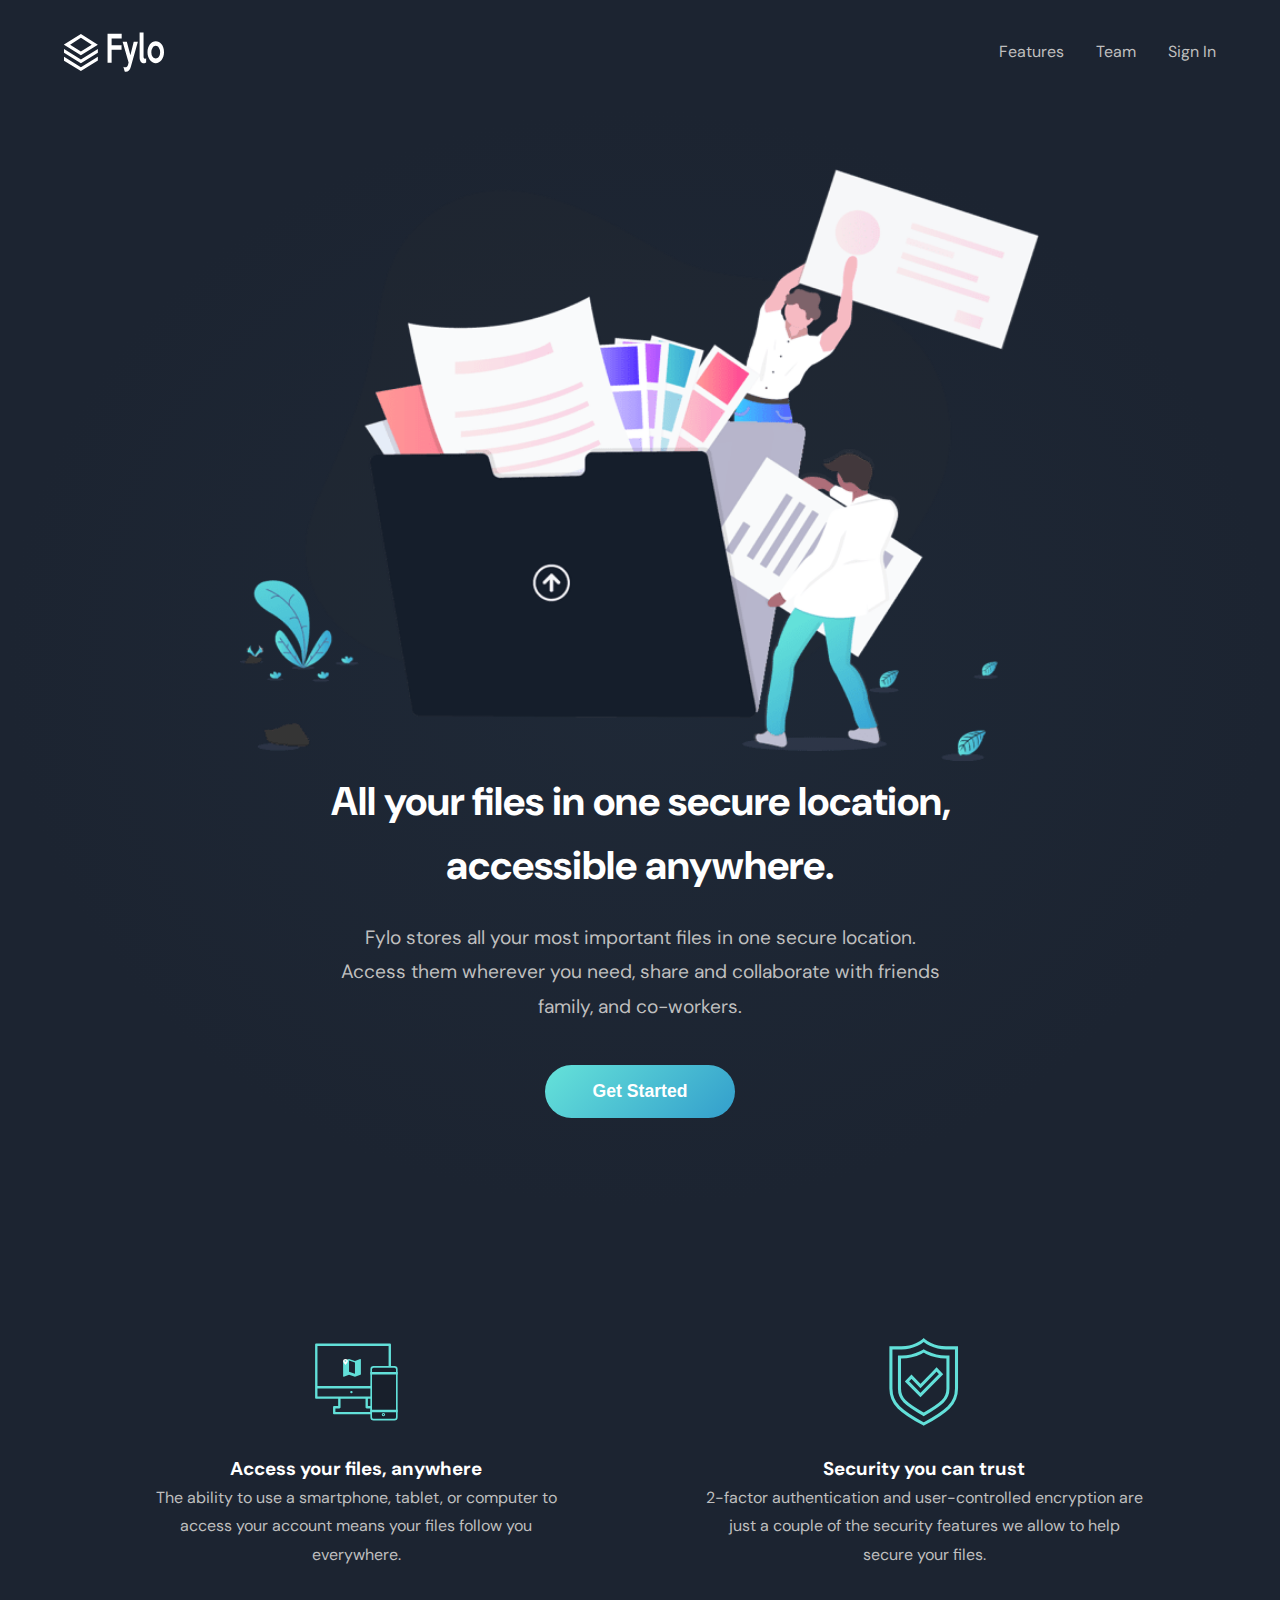
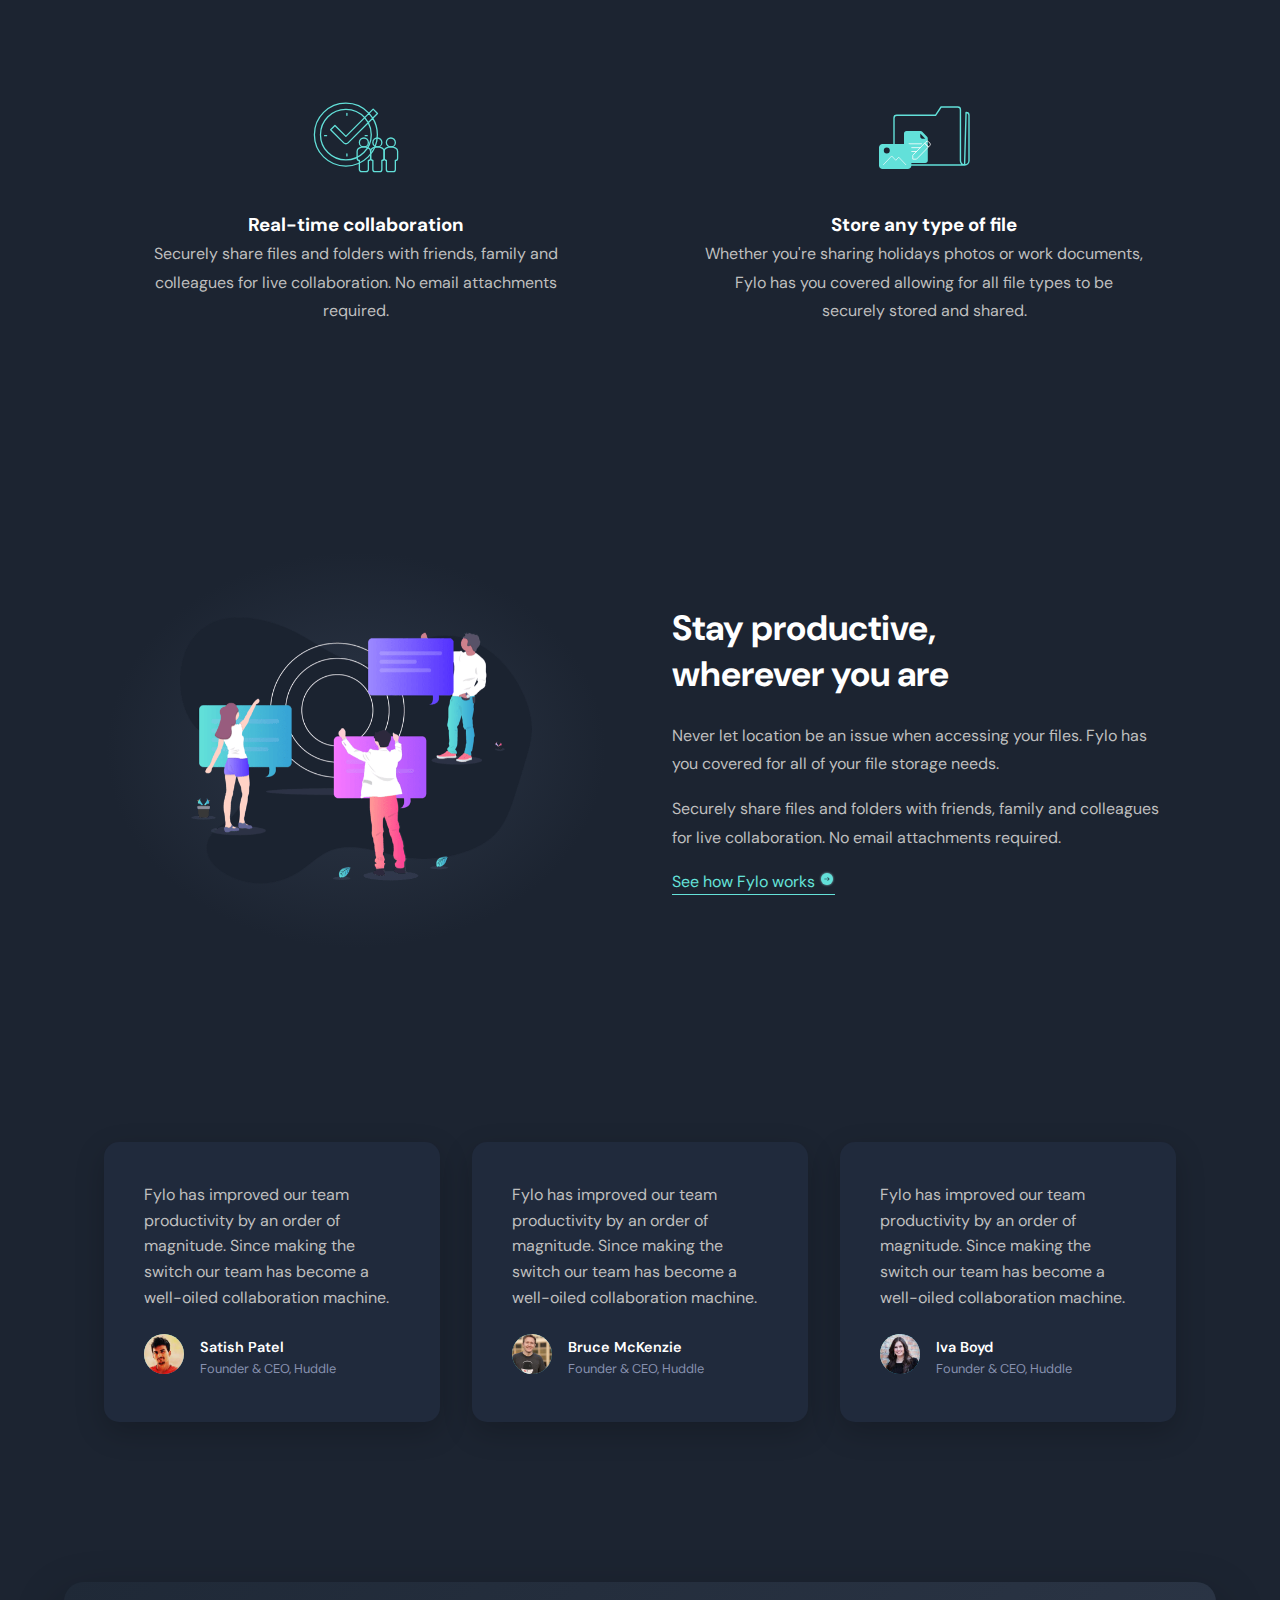
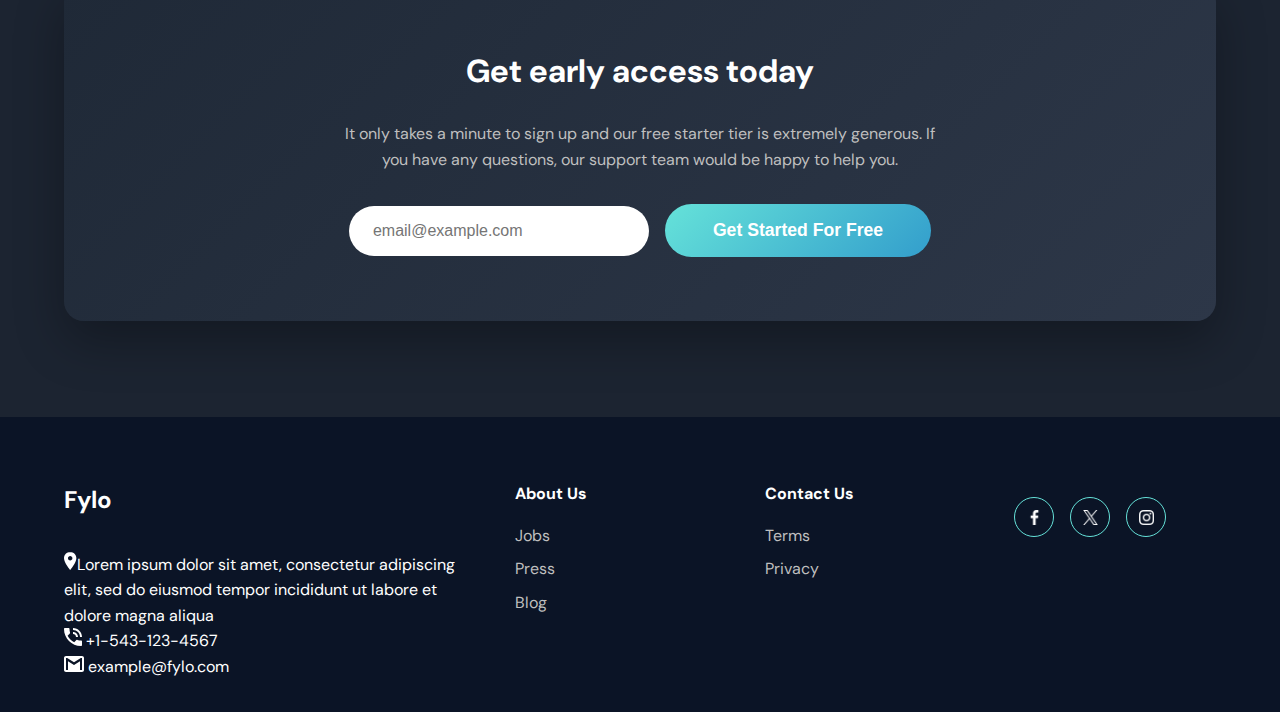
<file: index.html>
<!DOCTYPE html>
<html lang="en">
<head>
    <meta charset="UTF-8">
    <meta name="viewport" content="width=device-width, initial-scale=1.0">
    <title>Fylo - All your files in one secure location</title>
    <link rel="stylesheet" href="style.css">
</head>
<body>
    <header>
        <img src="./images/logo.svg" alt="Fylo Logo" class="logo">
        <nav>
            <a href="#">Features</a>
            <a href="#">Team</a>
            <a href="#">Sign In</a>
        </nav>
    </header>
    <main>
        <section class="hero">
            <img src="./images/illustration-intro.png" alt="Illustration of a person working on a computer" class="hero-image">
            <h1>All your files in one secure location,<br>accessible anywhere.</h1>
            <p>Fylo stores all your most important files in one secure location. Access them wherever you need, share and collaborate with friends family, and co-workers.</p>
            <button class="cta-button">Get Started</button>
        </section>
        <section class="features">
            <div class="feature">
                <div class="feature-icon">
                    <img src="./images/icon-access-anywhere.svg" alt="Access Anywhere Icon"/>
                </div>
                <h3>Access your files, anywhere</h3>
                <p>The ability to use a smartphone, tablet, or computer to access your account means your files follow you everywhere.</p>
            </div>
            <div class="feature">
                <div class="feature-icon">
                    <img src="./images/icon-security.svg" alt="Security Icon"/>
                </div>
                <h3>Security you can trust</h3>
                <p>2-factor authentication and user-controlled encryption are just a couple of the security features we allow to help secure your files.</p>
            </div>
            <div class="feature">
                <div class="feature-icon">
                    <img src="./images/icon-collaboration.svg" alt="Collaboration Icon"/>
                </div>
                <h3>Real-time collaboration</h3>
                <p>Securely share files and folders with friends, family and colleagues for live collaboration. No email attachments required.</p>
            </div>
            <div class="feature">
                <div class="feature-icon">
                    <img src="./images/icon-any-file.svg" alt="Any File Icon"/>
                </div>
                <h3>Store any type of file</h3>
                <p>Whether you're sharing holidays photos or work documents, Fylo has you covered allowing for all file types to be securely stored and shared.</p>
            </div>
        </section>
        <section class="productivity">
            <div class="productivity-illustration">
                <img src="./images/illustration-stay-productive.png" alt="Illustration of a person working on a laptop" class="productivity-image">
            </div>
            <div class="productivity-content">
                <h2>Stay productive,<br>wherever you are</h2>
                <p>Never let location be an issue when accessing your files. Fylo has you covered for all of your file storage needs.</p>
                <p>Securely share files and folders with friends, family and colleagues for live collaboration. No email attachments required.</p>
                <a href="#" class="link-button">See how Fylo works <img  src="./images/icon-arrow.svg"/></a>
            </div>
        </section>
        <section class="testimonials">
            <div class="testimonial">
                <p>Fylo has improved our team productivity by an order of magnitude. Since making the switch our team has become a well-oiled collaboration machine.</p>
                <div class="testimonial-author">
                    <div class="author-avatar">
                        <img src="./images/profile-1.jpg" alt="Avatar of Satish Patel" class="avatar">
                    </div>
                    <div class="author-info">
                        <h4>Satish Patel</h4>
                        <p>Founder & CEO, Huddle</p>
                    </div>
                </div>
            </div>
            <div class="testimonial">
                <p>Fylo has improved our team productivity by an order of magnitude. Since making the switch our team has become a well-oiled collaboration machine.</p>
                <div class="testimonial-author">
                    <div class="author-avatar">
                        <img src="./images/profile-2.jpg" alt="Avatar of Bruce McKenzie" class="avatar">
                    </div>
                    <div class="author-info">
                        <h4>Bruce McKenzie</h4>
                        <p>Founder & CEO, Huddle</p>
                    </div>
                </div>
            </div>
            <div class="testimonial">
                <p>Fylo has improved our team productivity by an order of magnitude. Since making the switch our team has become a well-oiled collaboration machine.</p>
                <div class="testimonial-author">
                    <div class="author-avatar">
                        <img src="./images/profile-3.jpg" alt="Avatar of Iva Boyd" class="avatar">
                    </div>
                    <div class="author-info">
                        <h4>Iva Boyd</h4>
                        <p>Founder & CEO, Huddle</p>
                    </div>
                </div>
            </div>
        </section>
        <section class="cta-section">
            <h2>Get early access today</h2>
            <p>It only takes a minute to sign up and our free starter tier is extremely generous. If you have any questions, our support team would be happy to help you.</p>
            <form class="email-form">
                <input type="email" class="email-input" placeholder="email@example.com" required>
                <button type="submit" class="cta-button">Get Started For Free</button>
            </form>
        </section>
    </main><footer>
        <div class="footer-content">
            <div class="footer-section">
                <div class="footer-logo">Fylo</div>
                <p><img src="./images/icon-location.svg"/>Lorem ipsum dolor sit amet, consectetur adipiscing elit, sed do eiusmod tempor incididunt ut labore et dolore magna aliqua</p>
                <div class="contact-info">
                    <p><img src="./images/icon-phone.svg"/> +1-543-123-4567</p>
                    <p><img src="./images/icon-email.svg"/> example@fylo.com</p>
                </div>
            </div>
            <div class="footer-section">
                <h4>About Us</h4>
                <ul>
                    <li><a href="#">Jobs</a></li>
                    <li><a href="#">Press</a></li>
                    <li><a href="#">Blog</a></li>
                </ul>
            </div>
            <div class="footer-section">
                <h4>Contact Us</h4>
                <ul>
                    <li><a href="#">Terms</a></li>
                    <li><a href="#">Privacy</a></li>
                </ul>
            </div>
            <div class="footer-section">
                <div class="social-links">
                    <a href="#" class="social-link">
                        <img src="./images/facebook-app-symbol.png"/>
                    </a>
                    <a href="#" class="social-link">
                        <img src="./images/twitter.png"/>
                    </a>
                    <a href="#" class="social-link">
                        <img src="./images/instagram.png"/>
                    </a>
                </div>
            </div>
        </div>
    </footer>
    </body>
    </html>
</file>
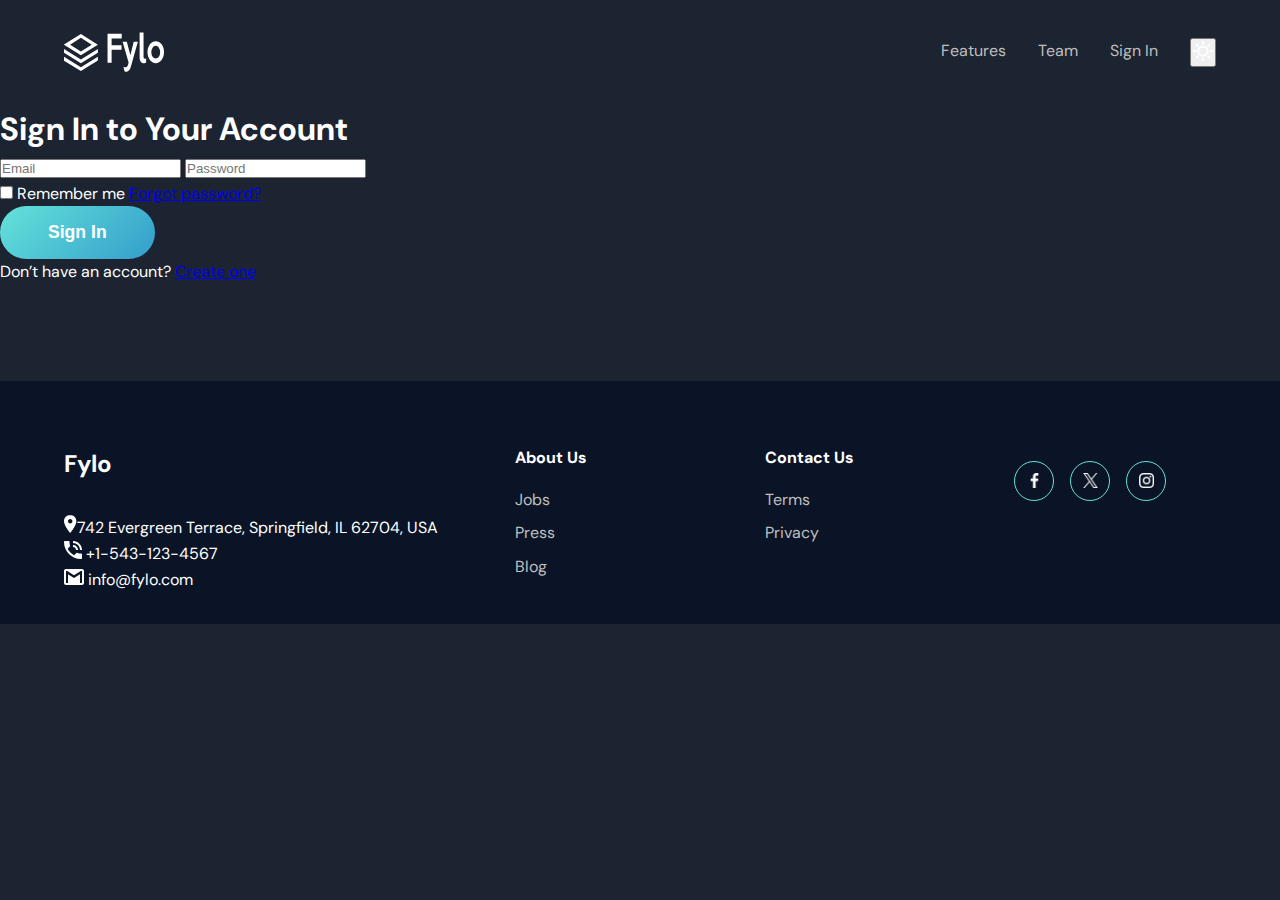
<file: signin.html>
<!DOCTYPE html>
<html lang="en">
<head>
    <meta charset="UTF-8">
    <meta name="viewport" content="width=device-width, initial-scale=1.0">
    <title>Fylo - Sign In</title>
    <link rel="stylesheet" href="style.css">
</head>
<body>
    <header>
        <a href="index.html">
        <img src="./images/logo.svg" alt="Fylo Logo" class="logo">
        </a>
        <nav>
            <a href="index.html">Features</a>
            <a href="team.html">Team</a>
            <a href="signin.html">Sign In</a>
            <button id="theme-toggle">
                 <img id="theme-icon" src="./images/icon-sun.svg" alt="Toggle Theme" />
            </button>
        </nav>
    </header>

    <main>
        <section class="signin-section">
            <h1>Sign In to Your Account</h1>
            <form class="signin-form">
                <input type="email" placeholder="Email" required>
                <input type="password" placeholder="Password" required>
                <div class="form-options">
                    <label><input type="checkbox"> Remember me</label>
                    <a href="#">Forgot password?</a>
                </div>
                <button type="submit" class="cta-button">Sign In</button>
                <p>Don’t have an account? <a href="#">Create one</a></p>
            </form>
        </section>
    </main>

    <footer>
        <div class="footer-content">
            <div class="footer-section">
                <div class="footer-logo">Fylo</div>
                <p><img src="./images/icon-location.svg" alt="Location Image"/>742 Evergreen Terrace, Springfield, IL 62704, USA</p>
                <div class="contact-info">
                    <p><img src="./images/icon-phone.svg" alt="Phone Image"/> +1-543-123-4567</p>
                    <p><img src="./images/icon-email.svg" alt="Email Image"/> info@fylo.com</p>
                </div>
            </div>
            <div class="footer-section">
                <h4>About Us</h4>
                <ul>
                    <li><a href="#">Jobs</a></li>
                    <li><a href="#">Press</a></li>
                    <li><a href="#">Blog</a></li>
                </ul>
            </div>
            <div class="footer-section">
                <h4>Contact Us</h4>
                <ul>
                    <li><a href="#">Terms</a></li>
                    <li><a href="#">Privacy</a></li>
                </ul>
            </div>
            <div class="footer-section">
                <div class="social-links">
                    <a href="#" class="social-link">
                        <img src="./images/facebook-app-symbol.png" alt="Facebook Image"/>
                    </a>
                    <a href="#" class="social-link">
                        <img src="./images/twitter.png" alt="Twitter Image"/>
                    </a>
                    <a href="#" class="social-link">
                        <img src="./images/instagram.png" alt="Instagram Image"/>
                    </a>
                </div>
            </div>
        </div>
    </footer>

    <script src="theme-toggle.js"></script>
</body>
</html>
</file>
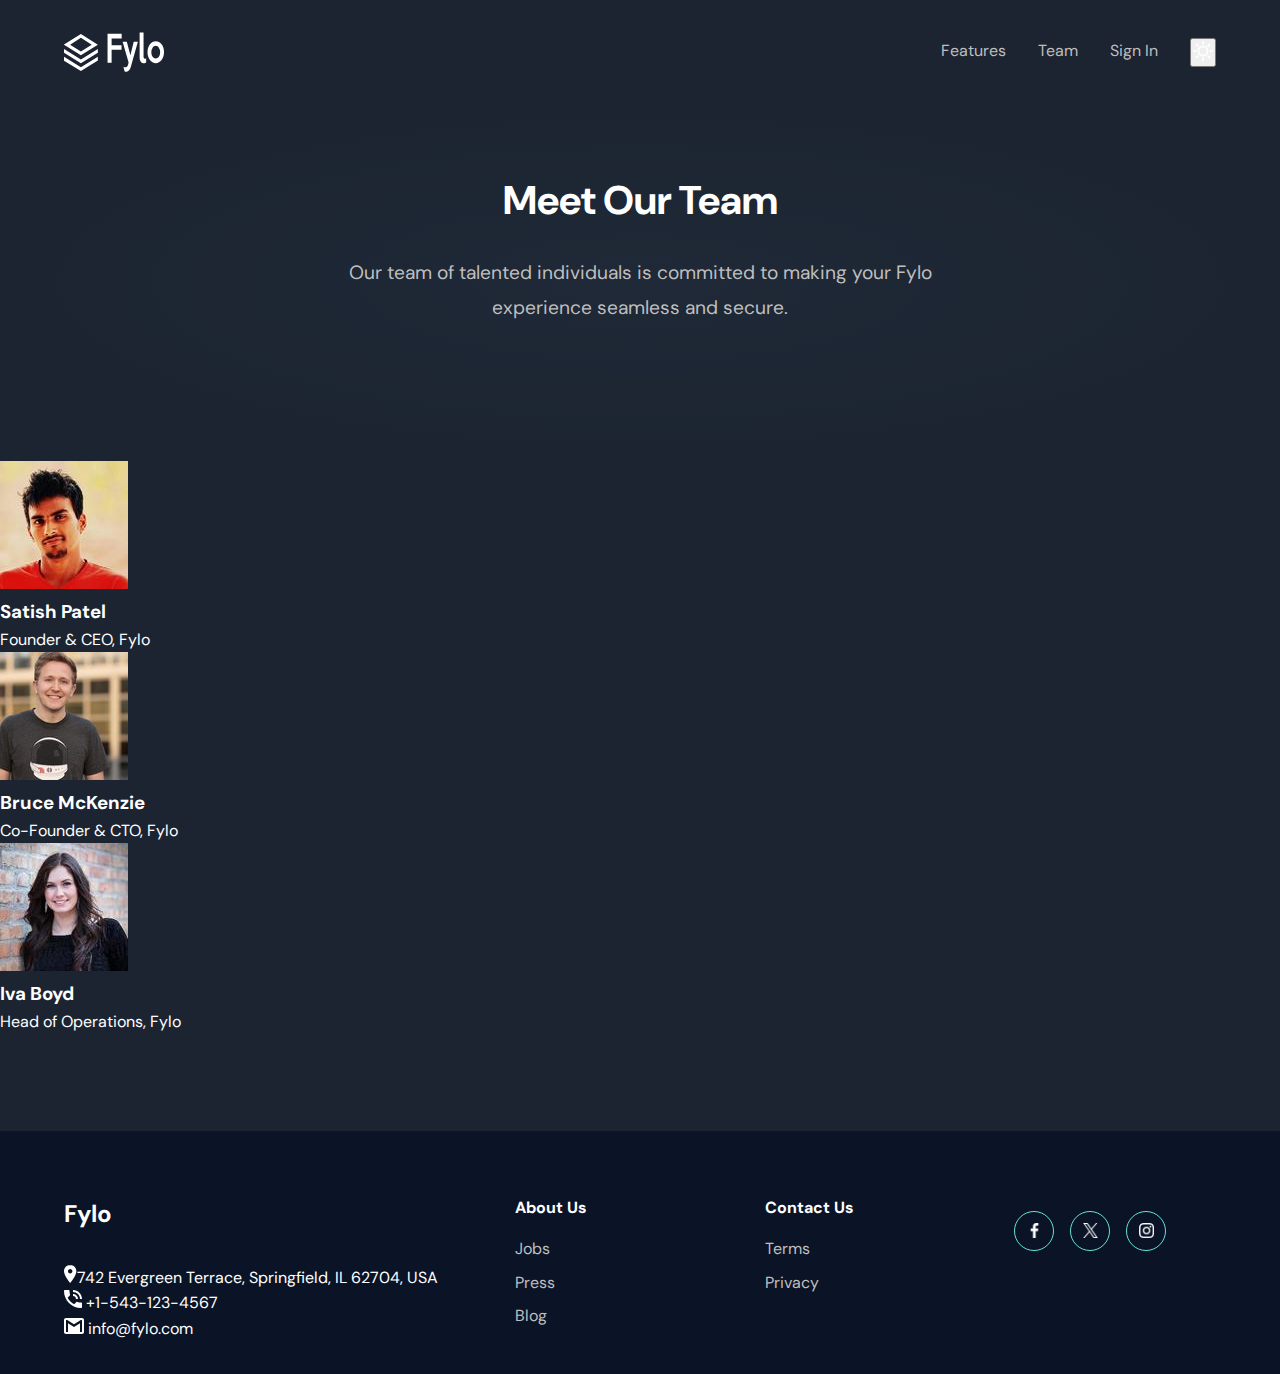
<file: team.html>
<!DOCTYPE html>
<html lang="en">
<head>
    <meta charset="UTF-8">
    <meta name="viewport" content="width=device-width, initial-scale=1.0">
    <title>Fylo - Our Team</title>
    <link rel="stylesheet" href="style.css">
</head>
<body>
    <header>
        <a href="index.html">
        <img src="./images/logo.svg" alt="Fylo Logo" class="logo">
        </a>
        <nav>
            <a href="index.html">Features</a>
            <a href="team.html">Team</a>
            <a href="signin.html">Sign In</a>
            <button id="theme-toggle">
                 <img id="theme-icon" src="./images/icon-sun.svg" alt="Toggle Theme" />
            </button>
        </nav>
    </header>
    <main>
        <section class="hero">
            <h1>Meet Our Team</h1>
            <p>Our team of talented individuals is committed to making your Fylo experience seamless and secure.</p>
        </section>

        <section class="team-members">
            <div class="member">
                <img src="./images/profile-1.jpg" alt="Satish Patel">
                <h3>Satish Patel</h3>
                <p>Founder & CEO, Fylo</p>
            </div>
            <div class="member">
                <img src="./images/profile-2.jpg" alt="Bruce McKenzie">
                <h3>Bruce McKenzie</h3>
                <p>Co-Founder & CTO, Fylo</p>
            </div>
            <div class="member">
                <img src="./images/profile-3.jpg" alt="Iva Boyd">
                <h3>Iva Boyd</h3>
                <p>Head of Operations, Fylo</p>
            </div>
        </section>
    </main>

    <footer>
        <div class="footer-content">
            <div class="footer-section">
                <div class="footer-logo">Fylo</div>
                <p><img src="./images/icon-location.svg" alt="Location Image"/>742 Evergreen Terrace, Springfield, IL 62704, USA</p>
                <div class="contact-info">
                    <p><img src="./images/icon-phone.svg" alt="Phone Image"/> +1-543-123-4567</p>
                    <p><img src="./images/icon-email.svg" alt="Email Image"/> info@fylo.com</p>
                </div>
            </div>
            <div class="footer-section">
                <h4>About Us</h4>
                <ul>
                    <li><a href="#">Jobs</a></li>
                    <li><a href="#">Press</a></li>
                    <li><a href="#">Blog</a></li>
                </ul>
            </div>
            <div class="footer-section">
                <h4>Contact Us</h4>
                <ul>
                    <li><a href="#">Terms</a></li>
                    <li><a href="#">Privacy</a></li>
                </ul>
            </div>
            <div class="footer-section">
                <div class="social-links">
                    <a href="#" class="social-link">
                        <img src="./images/facebook-app-symbol.png" alt="Facebook Image"/>
                    </a>
                    <a href="#" class="social-link">
                        <img src="./images/twitter.png" alt="Twitter Image"/>
                    </a>
                    <a href="#" class="social-link">
                        <img src="./images/instagram.png" alt="Instagram Image"/>
                    </a>
                </div>
            </div>
        </div>
    </footer>

    <script src="theme-toggle.js"></script>
</body>
</html>
</file>
<file: style.css>
* {
    margin: 0;
    padding: 0;
    box-sizing: border-box;
}

@font-face {
    font-family: Variable Font;
    src: url(./font/DMSans-VariableFont_opsz\,wght.ttf);
}

:root {
    --bg-color: #1c2431;
    --text-color: white;
    --secondary-text: #bfbfbf;
    --card-bg: #202a3c;
    --footer-bg: #0b1426;
}

/* Light mode variables */
body.light-mode {
    --bg-color: #f9f9f9;
    --text-color: #222;
    --secondary-text: #555;
    --card-bg: #ffffff;
    --footer-bg: #eaeaea;
}

body {
    font-family: Variable Font;
    background: var(--bg-color);
    color: var(--text-color);
    line-height: 1.6;
    overflow-x: hidden;
}

header {
    display: flex;
    justify-content: space-between;
    align-items: center;
    padding: 2rem 5%;
    position: relative;
    z-index: 1000;
}

.logo {
    display: flex;
    align-items: center;
    font-size: 1rem;
    font-weight: medium;
    width: 100%;
    max-width: 100px;
    height: 40px;
}

.logo::before {
    content: '';
    width: 40px;
    height: 40px;
    background: linear-gradient(45deg, #65e2d9, #339ecc);
    border-radius: 8px;
    margin-right: 10px;
    display: flex;
    align-items: center;
    justify-content: center;
}

nav {
   display: flex;
   gap: 2rem;
}

nav a {
   color: var(--secondary-text);
   text-decoration: none;
   transition: color 0.3s ease;
}

nav a:hover {
   color: var(--text-color);
   text-decoration: underline;
}

.hero {
   text-align: center;
   padding: 4rem 5% 6rem;
   position: relative;
   background: radial-gradient(ellipse at center, #1f2937 0%, var(--bg-color) 70%);
}

.hero-image {
   width: 70%;
    max-width: 800px;
}

.hero h1 {
   font-size: 2.5rem;
   margin-bottom: 1.5rem;
   font-weight: 700;
}

.hero p {
   font-size: 1.2rem;
   color: var(--secondary-text);
   max-width: 600px;
   margin: 0 auto 2.5rem;
   line-height: 1.8;
}

.cta-button {
   background: linear-gradient(135deg, #65e2d9, #339ecc);
   color: var(--text-color);
   padding: 1rem 3rem;
   border: none;
   border-radius: 50px;
   font-size: 1.1rem;
   font-weight: 600;
   cursor: pointer;
   transition: transform 0.3s ease, box-shadow 0.3s ease;
}

.cta-button:hover {
   transform: translateY(-2px);
   box-shadow: 0 10px 30px rgba(101, 226, 217, 0.3);
}

.features {
    padding: 6rem 5%;
    display: grid;
    grid-template-columns: repeat(auto-fit, minmax(400px, 1fr));
    gap: 4rem;
    max-width: 1200px;
    margin: 0 auto;
}

.feature {
    text-align: center;
    padding: 2rem;
}

.feature-icon {
    width: 80px;
    height: 80px;
    margin: 0 auto 2rem;
    border-radius: 20px;
    display: flex;
    align-items: center;
    justify-content: center;
    font-size: 2rem;
    animation: iconPulse 3s ease-in-out infinite;
}

.feature h2 {
    font-size: 1.5rem;
    margin-bottom: 1rem;
}

.feature p {
    color: var(--secondary-text);
    line-height: 1.8;
}

.productivity {
    padding: 6rem 5%;
    display: grid;
    grid-template-columns: 1fr 1fr;
    gap: 4rem;
    align-items: center;
    max-width: 1200px;
    margin: 0 auto;
}

.productivity-image{
    width: 70%;
    max-width: 500px;
}

.productivity-illustration {
    width: 100%;
    height: 400px;
    position: relative;
    background: radial-gradient(ellipse at center, #2d3748 0%, transparent 70%);
    border-radius: 20px;
    display: flex;
    align-items: center;
    justify-content: center;
}

.productivity-content h2 {
    font-size: 2.2rem;
    margin-bottom: 1.5rem;
    line-height: 1.3;
}

.productivity-content p {
    color: var(--secondary-text);
    margin-bottom: 1rem;
    line-height: 1.8;
}

.link-button {
    color: #65e2d9;
    text-decoration: none;
    border-bottom: 1px solid #65e2d9;
    padding-bottom: 2px;
    transition: all 0.3s ease;
}

.link-button:hover {
    color: var(--text-color);
    border-bottom-color: var(--text-color);
}

.testimonials {
    padding: 6rem 5%;
    display: grid;
    grid-template-columns: repeat(auto-fit, minmax(300px, 1fr));
    gap: 2rem;
    max-width: 1200px;
    margin: 0 auto;
}

.testimonial {
    background: var(--card-bg);
    padding: 2.5rem;
    border-radius: 15px;
    position: relative;
    box-shadow: 0 10px 30px rgba(0,0,0,0.2);
    transition: transform 0.3s ease;
}

.testimonial:hover {
    transform: translateY(-5px);
}

.testimonial::before {
    position: absolute;
    top: -10px;
    left: 20px;
    font-size: 4rem;
    color: #65e2d9;
    font-family: serif;
}
 
.testimonial p {
    color: var(--secondary-text);
    margin-bottom: 1.5rem;
    line-height: 1.6;
}

.testimonial-author {
    display: flex;
    align-items: center;
    gap: 1rem;
}

.avatar {
    width: 40px;
    height: 40px;
    border-radius: 50%;
    background: linear-gradient(135deg, #65e2d9, #339ecc);
}

.author-info h4 {
    font-size: 0.9rem;
    font-weight: 600;
}

.author-info p {
    font-size: 0.8rem;
    color: #8892b0;
    margin: 0;
}

 .cta-section {
    background: linear-gradient(135deg, #1f2937, #2d3748);
    padding: 4rem 5%;
    text-align: center;
    margin: 4rem 5% 0;
    border-radius: 20px;
    box-shadow: 0 20px 50px rgba(0,0,0,0.3);
}

.cta-section h2 {
    font-size: 2rem;
    margin-bottom: 1.5rem;
}

.cta-section p {
    color: var(--secondary-text);
    margin-bottom: 2rem;
    max-width: 600px;
    margin-left: auto;
    margin-right: auto;
}

.email-form {
    display: flex;
    gap: 1rem;
    justify-content: center;
    align-items: center;
    flex-wrap: wrap;
}

.email-input {
    padding: 1rem 1.5rem;
    border: none;
    border-radius: 50px;
    background: var(--text-color);
    color: #333;
    font-size: 1rem;
    width: 300px;
    outline: none;
}

 footer {
     background: var(--footer-bg);
     padding: 4rem 5% 2rem;
     margin-top: 6rem;
 }

 .footer-content {
     display: grid;
     grid-template-columns: 2fr 1fr 1fr 1fr;
     gap: 3rem;
     max-width: 1200px;
     margin: 0 auto;
 }

 .footer-logo {
     font-size: 1.5rem;
     font-weight: bold;
     margin-bottom: 2rem;
 }

 .footer-section h4 {
     margin-bottom: 1rem;
     color: var(--text-color);
 }

 .footer-section ul {
     list-style: none;
 }

 .footer-section li {
     margin-bottom: 0.5rem;
 }

 .footer-section a {
     color: var(--secondary-text);
     text-decoration: none;
     transition: color 0.3s ease;
 }

 .footer-section a:hover {
     color: var(--text-color);
     font-size: large;
 }

 .social-links {
     display: flex;
     gap: 1rem;
     margin-top: 1rem;
 }

 .social-link {
     width: 40px;
     height: 40px;
     border: 1px solid #65e2d9;
     border-radius: 50%;
     display: flex;
     align-items: center;
     justify-content: center;
     color: #65e2d9;
     text-decoration: none;
     transition: all 0.3s ease;
 }

 .social-link:hover {
     background: #65e2d9;
     color: var(--bg-color);
 }

img > .footer-image{
    margin-right: 5px;
}

.social-link > img{
    width: 15px;
    height: 15px;
}

 @keyframes float {
     0%, 100% { transform: translateY(0px); }
     50% { transform: translateY(-20px); }
 }

 @keyframes documentFloat {
     0%, 100% { transform: translateY(0px) rotate(0deg); }
     50% { transform: translateY(-15px) rotate(5deg); }
 }

 @keyframes personMove {
     0%, 100% { transform: translateX(0px); }
     50% { transform: translateX(10px); }
 }

 @keyframes iconPulse {
     0%, 100% { transform: scale(1); }
     50% { transform: scale(1.1); }
 }

 @media (max-width: 768px) {
     header {
  padding: 1rem 5%;
     }

     .hero {
  padding: 2rem 5% 4rem;
     }

     .hero h1 {
  font-size: 1.8rem;
     }

     .hero-illustration {
  width: 300px;
  height: 250px;
     }

     .features {
  grid-template-columns: 1fr;
  gap: 2rem;
  padding: 3rem 5%;
     }

     .productivity {
  grid-template-columns: 1fr;
  gap: 2rem;
  padding: 3rem 5%;
  text-align: center;
     }

     .testimonials {
  grid-template-columns: 1fr;
  padding: 3rem 5%;
     }

     .footer-content {
  grid-template-columns: 1fr;
  gap: 2rem;
     }

     .email-form {
  flex-direction: column;
  align-items: stretch;
     }

     .email-input {
  width: 100%;
     }
 }
</file>
